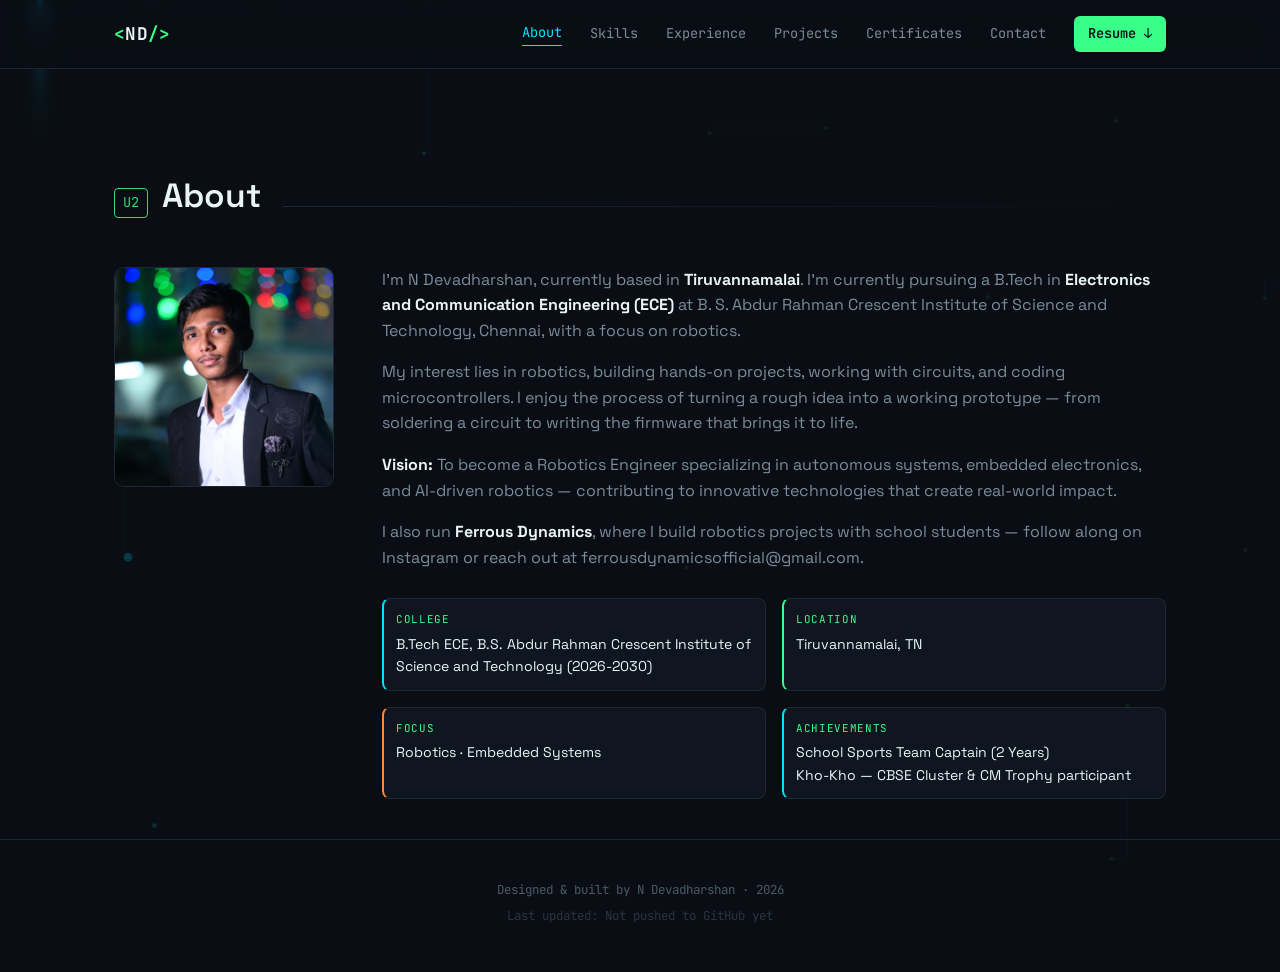
<file: about.html>
<!DOCTYPE html>
<html lang="en">

<head>
  <meta charset="UTF-8">
  <meta name="viewport" content="width=device-width, initial-scale=1.0">
  <title>About — N Devadharshan</title>
  <meta name="description"
    content="Learn about N Devadharshan — ECE aspirant, robotics builder, and founder of Ferrous Dynamics based in Tiruvannamalai.">
  <link rel="icon"
    href="data:image/svg+xml,<svg xmlns=%22http://www.w3.org/2000/svg%22 viewBox=%220 0 100 100%22><rect width=%22100%22 height=%22100%22 rx=%2218%22 fill=%22%230a0e14%22/><path d=%22M20 50h20M60 50h20M50 20v20M50 60v20%22 stroke=%22%2300e5ff%22 stroke-width=%226%22/><circle cx=%2250%22 cy=%2250%22 r=%2210%22 fill=%22none%22 stroke=%22%2339ff88%22 stroke-width=%226%22/></svg>">
  <link rel="preconnect" href="https://fonts.googleapis.com">
  <link rel="preconnect" href="https://fonts.gstatic.com" crossorigin>
  <link
    href="https://fonts.googleapis.com/css2?family=JetBrains+Mono:wght@400;500;600;700&family=Space+Grotesk:wght@400;500;600;700&display=swap"
    rel="stylesheet">
  <link rel="stylesheet" href="style.css">
  <script>
    function smartImage(img) {
      var exts = ['jpg', 'jpeg', 'png', 'webp', 'JPG', 'JPEG', 'PNG', 'WEBP'];
      var tried = (img.getAttribute('data-tried') || '').split(',').filter(Boolean);
      var base = img.getAttribute('data-base');
      for (var i = 0; i < exts.length; i++) {
        if (tried.indexOf(exts[i]) === -1) {
          tried.push(exts[i]);
          img.setAttribute('data-tried', tried.join(','));
          img.src = base + '.' + exts[i];
          return;
        }
      }
      if (img.getAttribute('data-fallback') === 'hide') {
        img.style.display = 'none';
      } else if (img.parentElement) {
        img.parentElement.classList.add('no-photo');
      }
    }
  </script>
</head>

<body>

  <canvas id="circuit-bg"></canvas>

  <svg id="spine" width="40" viewBox="0 0 40 100" preserveAspectRatio="none" aria-hidden="true">
    <line x1="20" y1="0" x2="20" y2="100" stroke="url(#spineGrad)" stroke-width="1.5" />
    <defs>
      <linearGradient id="spineGrad" x1="0" y1="0" x2="0" y2="1">
        <stop offset="0%" stop-color="#00e5ff" stop-opacity="0.05" />
        <stop offset="50%" stop-color="#00e5ff" stop-opacity="0.5" />
        <stop offset="100%" stop-color="#39ff88" stop-opacity="0.4" />
      </linearGradient>
    </defs>
  </svg>

  <header id="navbar">
    <div class="nav-inner">
      <a class="logo" href="index.html">
        <span class="logo-bracket">&lt;</span>ND<span class="logo-bracket">/&gt;</span>
      </a>
      <nav id="nav-links">
        <a href="about.html" class="nav-active">About</a>
        <a href="skills.html">Skills</a>
        <a href="experience.html">Experience</a>
        <a href="projects.html">Projects</a>
        <a href="certificates.html">Certificates</a>
        <a href="contact.html">Contact</a>
        <a href="assets/Devadharshan_Resume.pdf" class="nav-Devadharshan_Resume" download>Resume ↓</a>
      </nav>
      <button id="nav-toggle" aria-label="Toggle menu">
        <span></span><span></span><span></span>
      </button>
    </div>
  </header>

  <main>

    <!-- ============ ABOUT ============ -->
    <section id="about" class="section">
      <div class="section-head">
        <span class="designator">U2</span>
        <h2>About</h2>
      </div>
      <div class="about-grid">
        <div class="about-photo">
          <div class="photo-frame">
            <img src="assets/images/profile.jpg" data-base="assets/images/profile" data-tried="jpg" alt="N Devadharshan"
              onerror="smartImage(this)">
            <div class="photo-fallback">
              <svg viewBox="0 0 120 120" width="72" height="72" aria-hidden="true">
                <circle cx="60" cy="60" r="56" fill="none" stroke="#00e5ff" stroke-width="2" stroke-dasharray="6 6" />
                <circle cx="60" cy="42" r="18" fill="none" stroke="#39ff88" stroke-width="3" />
                <path d="M28 96c6-20 22-30 32-30s26 10 32 30" fill="none" stroke="#39ff88" stroke-width="3" />
              </svg>
              <p>photo.jpg<br><span>add your image →</span></p>
            </div>
          </div>
        </div>
        <div class="about-text">
          <p>
            I'm N Devadharshan, currently based in <strong>Tiruvannamalai</strong>. I'm currently pursuing
            a B.Tech in <strong>Electronics and Communication Engineering (ECE)</strong> at B. S. Abdur Rahman Crescent
            Institute of Science and Technology, Chennai, with a focus on robotics.
          </p>
          <p>
            My interest lies in robotics, building hands-on projects, working with circuits, and coding
            microcontrollers. I enjoy the process of turning a rough idea into a working prototype —
            from soldering a circuit to writing the firmware that brings it to life.
          </p>
          <p>
            <strong>Vision:</strong> To become a Robotics Engineer specializing in autonomous systems, embedded
            electronics, and AI-driven robotics — contributing to innovative technologies that create real-world impact.
          </p>
          <p>
            I also run <strong>Ferrous Dynamics</strong>, where I build robotics projects with school
            students — follow along on
            <a href="https://www.instagram.com/ferrous_dynamics" target="_blank" rel="noopener">Instagram</a>
            or reach out at
            <a href="mailto:ferrousdynamicsofficial@gmail.com">ferrousdynamicsofficial@gmail.com</a>.
          </p>
          <div class="about-facts">
            <div class="fact"><span class="fact-label">College</span><span class="fact-value">B.Tech ECE, B.S. Abdur
                Rahman Crescent Institute of Science and Technology (2026-2030)</span></div>
            <div class="fact"><span class="fact-label">Location</span><span class="fact-value">Tiruvannamalai, TN</span>
            </div>
            <div class="fact"><span class="fact-label">Focus</span><span class="fact-value">Robotics · Embedded
                Systems</span></div>
            <div class="fact"><span class="fact-label">Achievements</span><span class="fact-value">School Sports Team
                Captain (2 Years)<br>Kho-Kho — CBSE Cluster &amp; CM Trophy participant</span></div>
          </div>
        </div>
      </div>
    </section>

  </main>

  <footer>
    <p>Designed &amp; built by N Devadharshan · <span id="year"></span></p>
    <p class="footer-sub">Last updated: <span id="last-updated">checking…</span></p>
  </footer>

  <script src="script.js"></script>
</body>

</html>
</file>
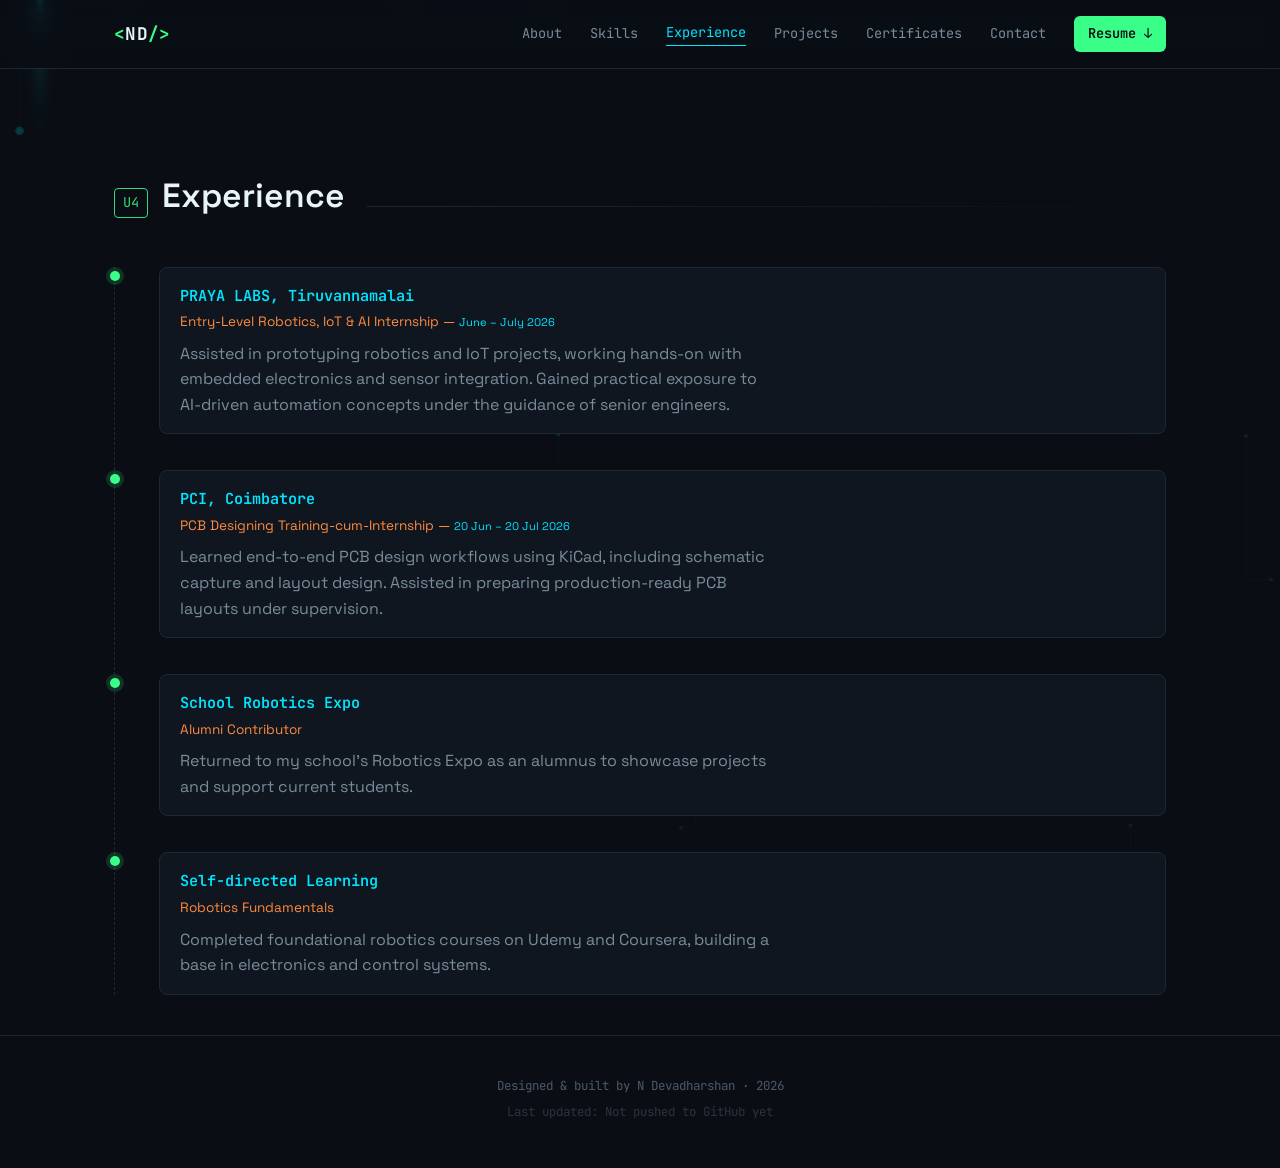
<file: experience.html>
<!DOCTYPE html>
<html lang="en">

<head>
  <meta charset="UTF-8">
  <meta name="viewport" content="width=device-width, initial-scale=1.0">
  <title>Experience — N Devadharshan</title>
  <meta name="description"
    content="Experience of N Devadharshan — internship at PRAYA LABS, School Robotics Expo, and self-directed robotics learning.">
  <link rel="icon"
    href="data:image/svg+xml,<svg xmlns=%22http://www.w3.org/2000/svg%22 viewBox=%220 0 100 100%22><rect width=%22100%22 height=%22100%22 rx=%2218%22 fill=%22%230a0e14%22/><path d=%22M20 50h20M60 50h20M50 20v20M50 60v20%22 stroke=%22%2300e5ff%22 stroke-width=%226%22/><circle cx=%2250%22 cy=%2250%22 r=%2210%22 fill=%22none%22 stroke=%22%2339ff88%22 stroke-width=%226%22/></svg>">
  <link rel="preconnect" href="https://fonts.googleapis.com">
  <link rel="preconnect" href="https://fonts.gstatic.com" crossorigin>
  <link
    href="https://fonts.googleapis.com/css2?family=JetBrains+Mono:wght@400;500;600;700&family=Space+Grotesk:wght@400;500;600;700&display=swap"
    rel="stylesheet">
  <link rel="stylesheet" href="style.css">
</head>

<body>

  <canvas id="circuit-bg"></canvas>

  <svg id="spine" width="40" viewBox="0 0 40 100" preserveAspectRatio="none" aria-hidden="true">
    <line x1="20" y1="0" x2="20" y2="100" stroke="url(#spineGrad)" stroke-width="1.5" />
    <defs>
      <linearGradient id="spineGrad" x1="0" y1="0" x2="0" y2="1">
        <stop offset="0%" stop-color="#00e5ff" stop-opacity="0.05" />
        <stop offset="50%" stop-color="#00e5ff" stop-opacity="0.5" />
        <stop offset="100%" stop-color="#39ff88" stop-opacity="0.4" />
      </linearGradient>
    </defs>
  </svg>

  <header id="navbar">
    <div class="nav-inner">
      <a class="logo" href="index.html">
        <span class="logo-bracket">&lt;</span>ND<span class="logo-bracket">/&gt;</span>
      </a>
      <nav id="nav-links">
        <a href="about.html">About</a>
        <a href="skills.html">Skills</a>
        <a href="experience.html" class="nav-active">Experience</a>
        <a href="projects.html">Projects</a>
        <a href="certificates.html">Certificates</a>
        <a href="contact.html">Contact</a>
        <a href="assets/Devadharshan_Resume.pdf" class="nav-Devadharshan_Resume" download>Resume ↓</a>
      </nav>
      <button id="nav-toggle" aria-label="Toggle menu">
        <span></span><span></span><span></span>
      </button>
    </div>
  </header>

  <main>

    <!-- ============ EXPERIENCE ============ -->
    <section id="experience" class="section">
      <div class="section-head">
        <span class="designator">U4</span>
        <h2>Experience</h2>
      </div>
      <div class="timeline">
        <div class="timeline-item">
          <div class="timeline-node"></div>
          <div class="timeline-content">
            <p class="timeline-org">PRAYA LABS, Tiruvannamalai</p>
            <p class="timeline-role">Entry-Level Robotics, IoT &amp; AI Internship &mdash; <span
                style="color:var(--trace-cyan);font-size:0.82em;">June – July 2026</span></p>
            <p class="timeline-desc">Assisted in prototyping robotics and IoT projects, working hands-on with embedded
              electronics and sensor integration. Gained practical exposure to AI-driven automation concepts under the
              guidance of senior engineers.</p>
          </div>
        </div>
        <div class="timeline-item">
          <div class="timeline-node"></div>
          <div class="timeline-content">
            <p class="timeline-org">PCI, Coimbatore</p>
            <p class="timeline-role">PCB Designing Training-cum-Internship &mdash; <span
                style="color:var(--trace-cyan);font-size:0.82em;">20 Jun – 20 Jul 2026</span></p>
            <p class="timeline-desc">Learned end-to-end PCB design workflows using KiCad, including schematic capture
              and layout design. Assisted in preparing production-ready PCB layouts under supervision.</p>
          </div>
        </div>
        <div class="timeline-item">
          <div class="timeline-node"></div>
          <div class="timeline-content">
            <p class="timeline-org">School Robotics Expo</p>
            <p class="timeline-role">Alumni Contributor</p>
            <p class="timeline-desc">Returned to my school's Robotics Expo as an alumnus to showcase projects and
              support current students.</p>
          </div>
        </div>
        <div class="timeline-item">
          <div class="timeline-node"></div>
          <div class="timeline-content">
            <p class="timeline-org">Self-directed Learning</p>
            <p class="timeline-role">Robotics Fundamentals</p>
            <p class="timeline-desc">Completed foundational robotics courses on Udemy and Coursera, building a base in
              electronics and control systems.</p>
          </div>
        </div>
      </div>
    </section>

  </main>

  <footer>
    <p>Designed &amp; built by N Devadharshan · <span id="year"></span></p>
    <p class="footer-sub">Last updated: <span id="last-updated">checking…</span></p>
  </footer>

  <script src="script.js"></script>
</body>

</html>
</file>
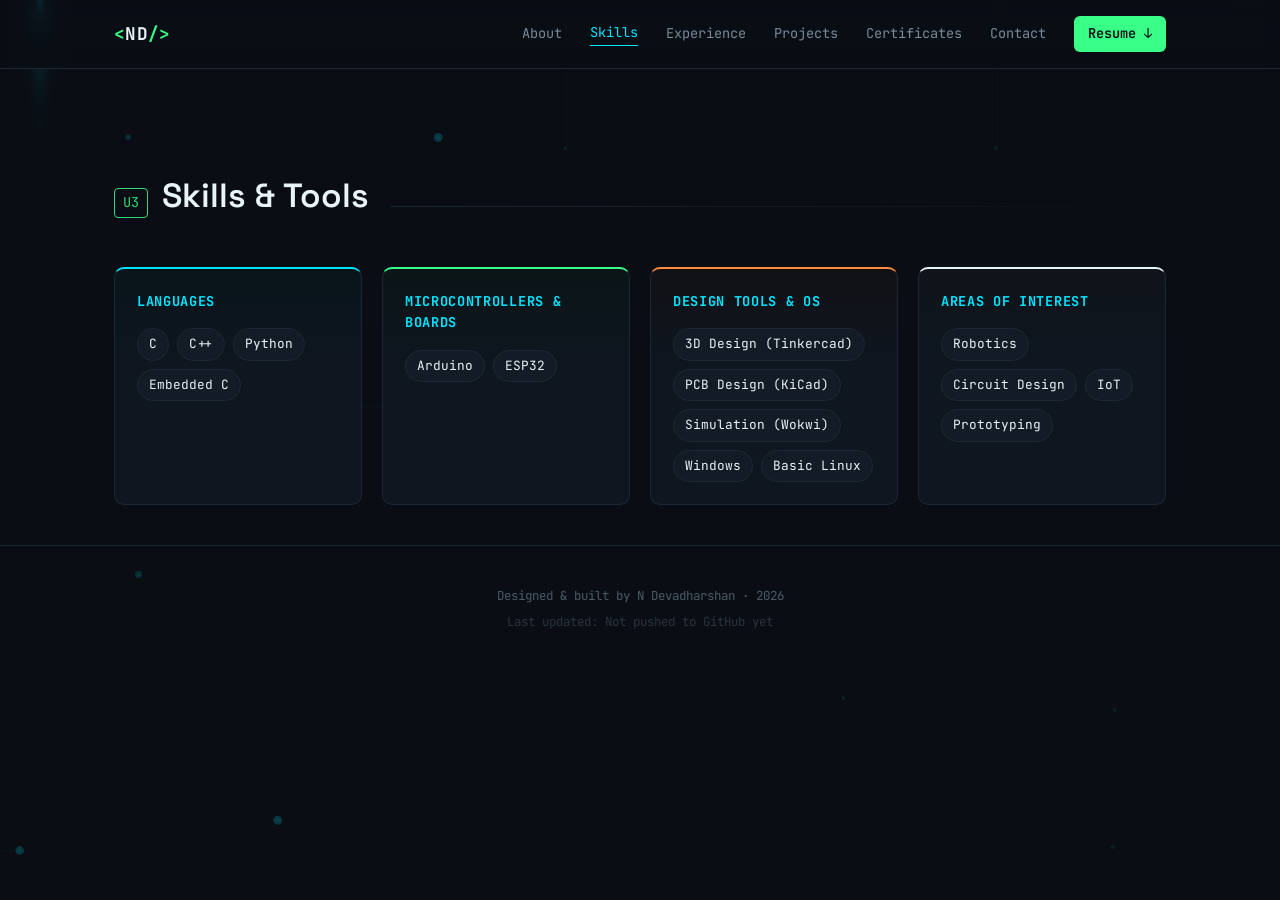
<file: skills.html>
<!DOCTYPE html>
<html lang="en">

<head>
  <meta charset="UTF-8">
  <meta name="viewport" content="width=device-width, initial-scale=1.0">
  <title>Skills &amp; Tools — N Devadharshan</title>
  <meta name="description"
    content="Skills and tools of N Devadharshan — C, C++, Python, Arduino, ESP32, KiCad, Tinkercad and more.">
  <link rel="icon"
    href="data:image/svg+xml,<svg xmlns=%22http://www.w3.org/2000/svg%22 viewBox=%220 0 100 100%22><rect width=%22100%22 height=%22100%22 rx=%2218%22 fill=%22%230a0e14%22/><path d=%22M20 50h20M60 50h20M50 20v20M50 60v20%22 stroke=%22%2300e5ff%22 stroke-width=%226%22/><circle cx=%2250%22 cy=%2250%22 r=%2210%22 fill=%22none%22 stroke=%22%2339ff88%22 stroke-width=%226%22/></svg>">
  <link rel="preconnect" href="https://fonts.googleapis.com">
  <link rel="preconnect" href="https://fonts.gstatic.com" crossorigin>
  <link
    href="https://fonts.googleapis.com/css2?family=JetBrains+Mono:wght@400;500;600;700&family=Space+Grotesk:wght@400;500;600;700&display=swap"
    rel="stylesheet">
  <link rel="stylesheet" href="style.css">
</head>

<body>

  <canvas id="circuit-bg"></canvas>

  <svg id="spine" width="40" viewBox="0 0 40 100" preserveAspectRatio="none" aria-hidden="true">
    <line x1="20" y1="0" x2="20" y2="100" stroke="url(#spineGrad)" stroke-width="1.5" />
    <defs>
      <linearGradient id="spineGrad" x1="0" y1="0" x2="0" y2="1">
        <stop offset="0%" stop-color="#00e5ff" stop-opacity="0.05" />
        <stop offset="50%" stop-color="#00e5ff" stop-opacity="0.5" />
        <stop offset="100%" stop-color="#39ff88" stop-opacity="0.4" />
      </linearGradient>
    </defs>
  </svg>

  <header id="navbar">
    <div class="nav-inner">
      <a class="logo" href="index.html">
        <span class="logo-bracket">&lt;</span>ND<span class="logo-bracket">/&gt;</span>
      </a>
      <nav id="nav-links">
        <a href="about.html">About</a>
        <a href="skills.html" class="nav-active">Skills</a>
        <a href="experience.html">Experience</a>
        <a href="projects.html">Projects</a>
        <a href="certificates.html">Certificates</a>
        <a href="contact.html">Contact</a>
        <a href="assets/Devadharshan_Resume.pdf" class="nav-Devadharshan_Resume" download>Resume ↓</a>
      </nav>
      <button id="nav-toggle" aria-label="Toggle menu">
        <span></span><span></span><span></span>
      </button>
    </div>
  </header>

  <main>

    <!-- ============ SKILLS ============ -->
    <section id="skills" class="section">
      <div class="section-head">
        <span class="designator">U3</span>
        <h2>Skills &amp; Tools</h2>
      </div>
      <div class="skills-grid">
        <div class="skill-card">
          <h3>Languages</h3>
          <ul class="tag-list">
            <li>C</li>
            <li>C++</li>
            <li>Python</li>
            <li>Embedded C</li>
          </ul>
        </div>
        <div class="skill-card">
          <h3>Microcontrollers &amp; Boards</h3>
          <ul class="tag-list">
            <li>Arduino</li>
            <li>ESP32</li>
          </ul>
        </div>
        <div class="skill-card">
          <h3>Design Tools &amp; OS</h3>
          <ul class="tag-list">
            <li>3D Design (Tinkercad)</li>
            <li>PCB Design (KiCad)</li>
            <li>Simulation (Wokwi)</li>
            <li>Windows</li>
            <li>Basic Linux</li>
          </ul>
        </div>
        <div class="skill-card">
          <h3>Areas of Interest</h3>
          <ul class="tag-list">
            <li>Robotics</li>
            <li>Circuit Design</li>
            <li>IoT</li>
            <li>Prototyping</li>
          </ul>
        </div>
      </div>
    </section>

  </main>

  <footer>
    <p>Designed &amp; built by N Devadharshan · <span id="year"></span></p>
    <p class="footer-sub">Last updated: <span id="last-updated">checking…</span></p>
  </footer>

  <script src="script.js"></script>
</body>

</html>
</file>
<file: style.css>
/* ==========================================================================
   TOKENS
   ========================================================================== */
:root {
  --bg-deep: #0a0e14;
  --bg-panel: #0f1620;
  --bg-panel-2: #121b26;
  --line: #1c2833;
  --trace-cyan: #00e5ff;
  --trace-green: #39ff88;
  --copper: #ff8a3d;
  --text-primary: #e8f4f8;
  --text-dim: #7a8b99;
  --text-faint: #4a5a68;

  --font-display: 'Space Grotesk', sans-serif;
  --font-mono: 'JetBrains Mono', monospace;

  --radius: 10px;
  --max-width: 1100px;
}

* {
  box-sizing: border-box;
}

html {
  scroll-behavior: smooth;
}

@media (prefers-reduced-motion: reduce) {
  html {
    scroll-behavior: auto;
  }

  * {
    animation-duration: 0.01ms !important;
    animation-iteration-count: 1 !important;
    transition-duration: 0.01ms !important;
  }
}

body {
  margin: 0;
  background: var(--bg-deep);
  color: var(--text-primary);
  font-family: var(--font-display);
  line-height: 1.6;
  -webkit-font-smoothing: antialiased;
  position: relative;
  overflow-x: hidden;
}

h1,
h2,
h3 {
  font-family: var(--font-display);
  margin: 0;
}

p {
  margin: 0;
}

a {
  color: inherit;
  text-decoration: none;
}

ul {
  margin: 0;
  padding: 0;
  list-style: none;
}

code {
  font-family: var(--font-mono);
  background: var(--bg-panel-2);
  border: 1px solid var(--line);
  padding: 1px 6px;
  border-radius: 4px;
  color: var(--trace-cyan);
  font-size: 0.85em;
}

:focus-visible {
  outline: 2px solid var(--trace-cyan);
  outline-offset: 3px;
}

/* ==========================================================================
   BACKGROUND CANVAS + SPINE
   ========================================================================== */
#circuit-bg {
  position: fixed;
  inset: 0;
  z-index: 0;
  width: 100%;
  height: 100%;
  opacity: 0.5;
}

#spine {
  position: fixed;
  left: 20px;
  top: 0;
  height: 100%;
  z-index: 1;
  pointer-events: none;
  display: none;
}

@media (min-width: 900px) {
  #spine {
    display: block;
  }
}

main,
header,
footer {
  position: relative;
  z-index: 2;
}

/* ==========================================================================
   NAV
   ========================================================================== */
#navbar {
  position: sticky;
  top: 0;
  z-index: 50;
  background: rgba(10, 14, 20, 0.85);
  backdrop-filter: blur(10px);
  border-bottom: 1px solid var(--line);
}

.nav-inner {
  max-width: var(--max-width);
  margin: 0 auto;
  padding: 16px 24px;
  display: flex;
  align-items: center;
  justify-content: space-between;
}

.logo {
  font-family: var(--font-mono);
  font-weight: 700;
  font-size: 1.1rem;
  letter-spacing: 0.02em;
}

.logo-bracket {
  color: var(--trace-green);
}

#nav-links {
  display: flex;
  align-items: center;
  gap: 28px;
}

#nav-links a {
  font-family: var(--font-mono);
  font-size: 0.85rem;
  color: var(--text-dim);
  transition: color 0.2s ease;
  position: relative;
}

#nav-links a:hover {
  color: var(--trace-cyan);
}

#nav-links a.nav-active {
  color: var(--trace-cyan);
  border-bottom: 1px solid var(--trace-cyan);
  padding-bottom: 2px;
}

.nav-Devadharshan_Resume {
  color: var(--bg-deep) !important;
  background: var(--trace-green);
  padding: 7px 14px;
  border-radius: 6px;
  font-weight: 600;
}

.nav-Devadharshan_Resume:hover {
  color: var(--bg-deep) !important;
  background: var(--trace-cyan);
}

#nav-toggle {
  display: none;
  flex-direction: column;
  gap: 5px;
  background: none;
  border: none;
  cursor: pointer;
  padding: 6px;
}

#nav-toggle span {
  width: 22px;
  height: 2px;
  background: var(--trace-cyan);
  display: block;
}

@media (max-width: 800px) {
  #nav-links {
    position: fixed;
    top: 61px;
    left: 0;
    right: 0;
    background: var(--bg-panel);
    border-bottom: 1px solid var(--line);
    flex-direction: column;
    align-items: flex-start;
    padding: 20px 24px;
    gap: 18px;
    transform: translateY(-120%);
    transition: transform 0.25s ease;
  }

  #nav-links.open {
    transform: translateY(0);
  }

  #nav-toggle {
    display: flex;
  }
}

/* ==========================================================================
   SHARED
   ========================================================================== */
.section {
  max-width: var(--max-width);
  margin: 0 auto;
  padding: 100px 24px 40px;
  scroll-margin-top: 70px;
}

.section-head {
  display: flex;
  align-items: baseline;
  gap: 14px;
  margin-bottom: 44px;
}

.designator {
  font-family: var(--font-mono);
  font-size: 0.85rem;
  color: var(--trace-green);
  border: 1px solid var(--trace-green);
  padding: 3px 8px;
  border-radius: 4px;
  opacity: 0.85;
}

.section-head h2 {
  font-size: clamp(1.6rem, 3vw, 2.1rem);
  font-weight: 600;
}

.section-head::after {
  content: '';
  flex: 1;
  height: 1px;
  background: linear-gradient(90deg, var(--line), transparent);
  margin-left: 8px;
}

.section-count {
  font-family: var(--font-mono);
  font-size: 0.5em;
  color: var(--text-dim);
  vertical-align: middle;
  margin-left: 0.5rem;
  font-weight: normal;
  background: var(--bg-panel-2);
  padding: 0.2rem 0.6rem;
  border-radius: 12px;
  border: 1px solid var(--line);
}

.chip-label {
  font-family: var(--font-mono);
  font-size: 0.8rem;
  color: var(--trace-green);
  letter-spacing: 0.05em;
  margin-bottom: 14px;
}

.btn {
  display: inline-block;
  font-family: var(--font-mono);
  font-size: 0.9rem;
  font-weight: 600;
  padding: 12px 22px;
  border-radius: 6px;
  border: 1px solid transparent;
  cursor: pointer;
  transition: all 0.2s ease;
}

.btn-primary {
  background: var(--trace-cyan);
  color: var(--bg-deep);
}

.btn-primary:hover {
  background: var(--trace-green);
  box-shadow: 0 0 24px rgba(57, 255, 136, 0.4);
}

.btn-ghost {
  border-color: var(--line);
  color: var(--text-primary);
}

.btn-ghost:hover {
  border-color: var(--trace-cyan);
  color: var(--trace-cyan);
}

/* ==========================================================================
   HERO
   ========================================================================== */
#hero {
  max-width: var(--max-width);
  margin: 0 auto;
  padding: 90px 24px 60px;
  min-height: 88vh;
  display: flex;
  flex-direction: column;
  justify-content: center;
}

.hero-grid {
  display: grid;
  grid-template-columns: 1.2fr 0.8fr;
  gap: 40px;
  align-items: center;
}

@media (max-width: 800px) {
  .hero-grid {
    grid-template-columns: 1fr;
  }

  .hero-visual {
    order: -1;
  }
}

.hero-text h1 {
  font-size: clamp(2.2rem, 6vw, 3.6rem);
  font-weight: 700;
  letter-spacing: -0.01em;
  line-height: 1.05;
  background: linear-gradient(90deg, var(--text-primary) 60%, var(--trace-cyan));
  -webkit-background-clip: text;
  background-clip: text;
  color: transparent;
}

.hero-role {
  font-family: var(--font-mono);
  font-size: 0.95rem;
  color: var(--text-dim);
  margin-top: 18px;
  display: flex;
  flex-wrap: wrap;
  gap: 8px;
  align-items: center;
}

.pin {
  color: var(--trace-green);
  font-size: 0.7rem;
}

.dot-sep {
  color: var(--text-faint);
}

.hero-bio {
  margin-top: 24px;
  max-width: 52ch;
  color: var(--text-dim);
  font-size: 1.02rem;
}

.hero-cta {
  margin-top: 34px;
  display: flex;
  gap: 14px;
  flex-wrap: wrap;
}

.hero-socials {
  margin-top: 30px;
  display: flex;
  gap: 20px;
  flex-wrap: wrap;
}

.hero-socials a {
  font-family: var(--font-mono);
  font-size: 0.82rem;
  color: var(--text-faint);
  border-bottom: 1px solid transparent;
  transition: all 0.2s ease;
}

.hero-socials a:hover {
  color: var(--trace-cyan);
  border-color: var(--trace-cyan);
}

/* chip visual */
.hero-visual {
  display: flex;
  justify-content: center;
}

.chip {
  position: relative;
  width: 220px;
  height: 220px;
  background: linear-gradient(160deg, var(--bg-panel-2), var(--bg-panel));
  border: 1px solid var(--line);
  border-radius: 14px;
  display: flex;
  align-items: center;
  justify-content: center;
  box-shadow: 0 0 60px rgba(0, 229, 255, 0.08);
  animation: chip-float 6s ease-in-out infinite;
}

@keyframes chip-float {

  0%,
  100% {
    transform: translateY(0);
  }

  50% {
    transform: translateY(-10px);
  }
}

.chip-face {
  text-align: center;
  display: flex;
  flex-direction: column;
  gap: 6px;
}

.chip-id {
  font-family: var(--font-mono);
  font-size: 0.75rem;
  color: var(--copper);
}

.chip-name {
  font-family: var(--font-mono);
  font-size: 1.1rem;
  color: var(--trace-cyan);
  font-weight: 700;
  letter-spacing: 0.03em;
}

.chip-sub {
  font-family: var(--font-mono);
  font-size: 0.65rem;
  color: var(--text-faint);
  letter-spacing: 0.08em;
}

.chip-pins {
  position: absolute;
  display: flex;
  gap: 14px;
}

.chip-pins span {
  display: block;
}

.chip-pins-top,
.chip-pins-bottom {
  flex-direction: row;
  left: 26px;
  right: 26px;
  justify-content: space-between;
}

.chip-pins-top {
  top: -12px;
}

.chip-pins-bottom {
  bottom: -12px;
}

.chip-pins-left,
.chip-pins-right {
  flex-direction: column;
  top: 26px;
  bottom: 26px;
  justify-content: space-between;
}

.chip-pins-left {
  left: -12px;
}

.chip-pins-right {
  right: -12px;
}

.chip-pins::before,
.chip-pins::after {
  content: '';
}

.chip-pins-top,
.chip-pins-bottom,
.chip-pins-left,
.chip-pins-right {
  background-image: repeating-linear-gradient(var(--trace-green), var(--trace-green));
}

/* generate pin ticks via pseudo elements grid */
.chip-pins-top,
.chip-pins-bottom {
  height: 12px;
}

.chip-pins-left,
.chip-pins-right {
  width: 12px;
}

.chip-pins-top {
  background: repeating-linear-gradient(90deg, var(--trace-green) 0 3px, transparent 3px 22px);
}

.chip-pins-bottom {
  background: repeating-linear-gradient(90deg, var(--trace-green) 0 3px, transparent 3px 22px);
}

.chip-pins-left {
  background: repeating-linear-gradient(180deg, var(--trace-green) 0 3px, transparent 3px 22px);
}

.chip-pins-right {
  background: repeating-linear-gradient(180deg, var(--trace-green) 0 3px, transparent 3px 22px);
}

.scroll-cue {
  margin: 50px auto 0;
  display: flex;
  align-items: center;
  gap: 8px;
  font-family: var(--font-mono);
  font-size: 0.75rem;
  color: var(--text-faint);
  justify-content: center;
}

.scroll-cue span {
  width: 1px;
  height: 24px;
  background: linear-gradient(var(--trace-cyan), transparent);
  animation: scroll-pulse 1.8s ease-in-out infinite;
}

@keyframes scroll-pulse {

  0%,
  100% {
    opacity: 0.2;
  }

  50% {
    opacity: 1;
  }
}

/* ==========================================================================
   ABOUT
   ========================================================================== */
.about-grid {
  display: grid;
  grid-template-columns: 220px 1fr;
  gap: 48px;
  align-items: start;
}

@media (max-width: 700px) {
  .about-grid {
    grid-template-columns: 1fr;
  }
}

.photo-frame {
  position: relative;
  width: 100%;
  aspect-ratio: 1;
  border-radius: var(--radius);
  border: 1px solid var(--line);
  background: var(--bg-panel);
  overflow: hidden;
}

.photo-frame img {
  width: 100%;
  height: 100%;
  object-fit: cover;
  display: block;
}

.photo-fallback {
  display: none;
  height: 100%;
  flex-direction: column;
  align-items: center;
  justify-content: center;
  gap: 14px;
  text-align: center;
  color: var(--text-faint);
  font-family: var(--font-mono);
  font-size: 0.78rem;
}

.photo-fallback p span {
  color: var(--trace-cyan);
}

.photo-frame.no-photo img {
  display: none;
}

.photo-frame.no-photo .photo-fallback {
  display: flex;
}

.about-text p {
  color: var(--text-dim);
  margin-bottom: 16px;
}

.about-text strong {
  color: var(--text-primary);
}

.about-facts {
  margin-top: 28px;
  display: grid;
  grid-template-columns: repeat(2, 1fr);
  gap: 16px;
}

.fact {
  border: 1px solid var(--line);
  background: var(--bg-panel);
  border-radius: 8px;
  padding: 12px 14px;
  display: flex;
  flex-direction: column;
  gap: 4px;
}

.fact-label {
  font-family: var(--font-mono);
  font-size: 0.68rem;
  color: var(--trace-green);
  text-transform: uppercase;
  letter-spacing: 0.06em;
}

.fact-value {
  font-size: 0.88rem;
  color: var(--text-primary);
}

/* ==========================================================================
   SKILLS
   ========================================================================== */
.skills-grid {
  display: grid;
  grid-template-columns: repeat(auto-fit, minmax(220px, 1fr));
  gap: 20px;
}

.skill-card {
  border: 1px solid var(--line);
  background: var(--bg-panel);
  border-radius: var(--radius);
  padding: 22px;
  transition: border-color 0.2s ease;
}

.skill-card:hover {
  border-color: var(--trace-cyan);
}

.skill-card h3 {
  font-family: var(--font-mono);
  font-size: 0.85rem;
  color: var(--trace-cyan);
  text-transform: uppercase;
  letter-spacing: 0.05em;
  margin-bottom: 16px;
}

.tag-list {
  display: flex;
  flex-wrap: wrap;
  gap: 8px;
}

.tag-list li {
  font-family: var(--font-mono);
  font-size: 0.8rem;
  background: var(--bg-panel-2);
  border: 1px solid var(--line);
  padding: 5px 11px;
  border-radius: 20px;
  color: var(--text-primary);
}

/* ==========================================================================
   EXPERIENCE / TIMELINE
   ========================================================================== */
.timeline {
  position: relative;
  padding-left: 28px;
  border-left: 1px dashed var(--line);
}

.timeline-item {
  position: relative;
  padding-bottom: 36px;
}

.timeline-item:last-child {
  padding-bottom: 0;
}

.timeline-node {
  position: absolute;
  left: -33px;
  top: 4px;
  width: 10px;
  height: 10px;
  border-radius: 50%;
  background: var(--trace-green);
  box-shadow: 0 0 0 4px rgba(57, 255, 136, 0.15);
}

.timeline-org {
  font-family: var(--font-mono);
  color: var(--trace-cyan);
  font-size: 0.95rem;
  font-weight: 600;
}

.timeline-role {
  font-size: 0.85rem;
  color: var(--copper);
  margin-top: 3px;
}

.timeline-desc {
  color: var(--text-dim);
  margin-top: 8px;
  max-width: 60ch;
}

/* ==========================================================================
   PROJECTS
   ========================================================================== */
.projects-grid {
  display: grid;
  grid-template-columns: repeat(2, 1fr);
  gap: 24px;
  max-width: 760px;
  margin-left: auto;
  margin-right: auto;
}

@media (max-width: 640px) {
  .projects-grid {
    grid-template-columns: 1fr;
  }
}

.project-card {
  display: block;
  border: 1px solid var(--line);
  background: var(--bg-panel);
  border-radius: var(--radius);
  overflow: hidden;
  transition: transform 0.25s ease, border-color 0.25s ease;
  color: inherit;
  text-decoration: none;
  cursor: pointer;
}

.project-card:hover {
  transform: translateY(-4px);
  border-color: var(--trace-cyan);
}

.project-card-more {
  cursor: default;
}

.project-card-more:hover {
  transform: none;
  border-color: var(--line);
}

.project-link-hint {
  margin-top: 14px;
  font-family: var(--font-mono);
  font-size: 0.72rem;
  color: var(--trace-cyan);
  letter-spacing: 0.05em;
}

.project-card:hover .project-link-hint {
  color: var(--trace-green);
}

.project-thumb {
  aspect-ratio: 16 / 9;
  background: radial-gradient(circle at 30% 20%, rgba(0, 229, 255, 0.08), transparent 60%), var(--bg-panel-2);
  display: flex;
  align-items: center;
  justify-content: center;
  position: relative;
  border-bottom: 1px solid var(--line);
}

.thumb-placeholder {
  width: 60%;
}

.thumb-more {
  opacity: 0.5;
}

.gallery-strip {
  position: absolute;
  inset: 0;
  display: flex;
}

.gallery-strip img {
  width: 100%;
  height: 100%;
  object-fit: cover;
  display: none;
}

.gallery-strip img:first-child {
  display: block;
}

.gallery-strip:has(img[style*="display: block"])~.thumb-placeholder {
  display: none;
}

.project-body {
  padding: 20px 22px 24px;
}

.project-tag {
  font-family: var(--font-mono);
  font-size: 0.68rem;
  color: var(--trace-green);
  letter-spacing: 0.06em;
  margin-bottom: 8px;
}

.project-body h3 {
  font-size: 1.1rem;
  margin-bottom: 10px;
}

.project-body p:not(.project-tag):not(.project-note):not(.project-link-hint) {
  color: var(--text-dim);
  font-size: 0.92rem;
}

.project-note {
  margin-top: 12px;
  font-size: 0.78rem;
  color: var(--text-faint);
  font-style: italic;
}

/* ==========================================================================
   CERTIFICATES
   ========================================================================== */
.cert-grid {
  display: grid;
  grid-template-columns: repeat(2, 1fr);
  gap: 20px;
  justify-items: stretch;
  max-width: 760px;
  margin-left: auto;
  margin-right: auto;
}

@media (max-width: 640px) {
  .cert-grid {
    grid-template-columns: 1fr;
  }
}

.cert-card {
  border: 1px solid var(--line);
  background: var(--bg-panel);
  border-radius: var(--radius);
  padding: 0;
  text-align: left;
  cursor: pointer;
  color: inherit;
  font-family: inherit;
  display: flex;
  flex-direction: column;
  overflow: hidden;
  transition: border-color 0.2s ease, transform 0.2s ease;
}

.cert-card:hover {
  border-color: var(--copper);
  transform: translateY(-4px);
}

.cert-thumb {
  position: relative;
  width: 100%;
  background: var(--bg-panel-2);
  border-bottom: 1px solid var(--line);
  overflow: hidden;
}

.cert-thumb--portrait {
  aspect-ratio: 3 / 4;
}

/* Matches A4 or portrait certs better */
.cert-thumb--landscape {
  aspect-ratio: 4 / 3;
}

.cert-thumb--16-9 {
  aspect-ratio: 16 / 9;
}

.cert-thumb--4-3 {
  aspect-ratio: 4 / 3;
}

.cert-thumb img {
  position: absolute;
  inset: 0;
  width: 100%;
  height: 100%;
  object-fit: contain;
  object-position: center;
  display: block;
  background: var(--bg-panel-2);
}

.cert-thumb-fallback {
  display: none;
  align-items: center;
  justify-content: center;
  width: 100%;
  height: 100%;
}

.cert-thumb img[style*="display: none"]~.cert-thumb-fallback {
  display: flex;
}

.cert-card-body {
  padding: 18px 20px 22px;
}

.cert-tag {
  font-family: var(--font-mono);
  font-size: 0.66rem;
  color: var(--trace-green);
  letter-spacing: 0.05em;
  margin-bottom: 8px;
}

.cert-card h3 {
  font-size: 0.98rem;
  margin-bottom: 4px;
}

.cert-org {
  font-family: var(--font-mono);
  font-size: 0.8rem;
  color: var(--trace-cyan);
}

.cert-hint {
  margin-top: 20px;
  font-size: 0.78rem;
  color: var(--text-faint);
  font-style: italic;
}

/* ---- Lightbox ---- */
.lightbox {
  position: fixed;
  inset: 0;
  z-index: 9999;
  background: rgba(6, 9, 13, 0.92);
  backdrop-filter: blur(6px);
  display: flex;
  align-items: center;
  justify-content: center;
  padding: 40px 20px;
  animation: lightbox-in 0.2s ease;
}

@keyframes lightbox-in {
  from {
    opacity: 0;
  }

  to {
    opacity: 1;
  }
}

.lightbox[hidden] {
  display: none;
}

.lightbox-inner {
  max-width: min(720px, 92vw);
  max-height: 86vh;
  display: flex;
  flex-direction: column;
  align-items: center;
  gap: 14px;
}

.lightbox-inner img {
  max-width: 100%;
  max-height: 76vh;
  object-fit: contain;
  border: 1px solid var(--line);
  border-radius: 8px;
  background: var(--bg-panel);
  box-shadow: 0 0 60px rgba(0, 229, 255, 0.12);
}

.lightbox-title {
  font-family: var(--font-mono);
  font-size: 0.85rem;
  color: var(--text-dim);
  text-align: center;
}

.lightbox-close {
  position: absolute;
  top: 24px;
  right: 28px;
  width: 40px;
  height: 40px;
  border-radius: 50%;
  border: 1px solid var(--line);
  background: var(--bg-panel);
  color: var(--text-primary);
  font-size: 1.1rem;
  cursor: pointer;
  transition: border-color 0.2s ease, color 0.2s ease;
}

.lightbox-close:hover {
  border-color: var(--trace-cyan);
  color: var(--trace-cyan);
}

/* ==========================================================================
   CONTACT
   ========================================================================== */
.contact-grid {
  display: grid;
  grid-template-columns: 1fr 1fr;
  gap: 48px;
}

@media (max-width: 800px) {
  .contact-grid {
    grid-template-columns: 1fr;
  }
}

.contact-info p {
  color: var(--text-dim);
  margin-bottom: 26px;
  max-width: 46ch;
}

.contact-list {
  display: flex;
  flex-direction: column;
  gap: 14px;
  margin-bottom: 30px;
}

.contact-list li {
  display: flex;
  flex-direction: column;
  gap: 2px;
}

.contact-label {
  font-family: var(--font-mono);
  font-size: 0.68rem;
  color: var(--trace-green);
  text-transform: uppercase;
  letter-spacing: 0.06em;
}

.contact-list a {
  color: var(--text-primary);
}

.contact-list a:hover {
  color: var(--trace-cyan);
}

.contact-socials {
  display: flex;
  gap: 18px;
  flex-wrap: wrap;
}

.contact-socials a {
  font-family: var(--font-mono);
  font-size: 0.85rem;
  color: var(--text-dim);
}

.contact-socials a:hover {
  color: var(--trace-cyan);
}

.contact-form {
  display: flex;
  flex-direction: column;
  gap: 16px;
  border: 1px solid var(--line);
  background: var(--bg-panel);
  border-radius: var(--radius);
  padding: 26px;
}

.contact-form label {
  display: flex;
  flex-direction: column;
  gap: 6px;
  font-family: var(--font-mono);
  font-size: 0.75rem;
  color: var(--text-dim);
}

.contact-form input,
.contact-form textarea {
  font-family: var(--font-display);
  background: var(--bg-panel-2);
  border: 1px solid var(--line);
  border-radius: 6px;
  padding: 10px 12px;
  color: var(--text-primary);
  font-size: 0.92rem;
  resize: vertical;
}

.contact-form input:focus,
.contact-form textarea:focus {
  outline: none;
  border-color: var(--trace-cyan);
}

.form-note {
  font-size: 0.72rem;
  color: var(--text-faint);
  margin-top: -4px;
}

/* ==========================================================================
   FOOTER
   ========================================================================== */
footer {
  text-align: center;
  padding: 40px 24px;
  border-top: 1px solid var(--line);
  color: var(--text-faint);
  font-family: var(--font-mono);
  font-size: 0.78rem;
  position: relative;
  z-index: 1;
}

footer p {
  margin-bottom: 6px;
}

.footer-sub {
  color: var(--text-faint);
  opacity: 0.5;
}

/* ==========================================================================
   PROJECT DETAIL PAGES
   ========================================================================== */
.project-page-main {
  padding-top: 8px;
}

.back-link {
  display: inline-flex;
  align-items: center;
  gap: 8px;
  font-family: var(--font-mono);
  font-size: 0.82rem;
  color: var(--text-dim);
  margin: 28px auto 0;
  max-width: var(--max-width);
  padding: 0 24px;
}

.back-link-inner {
  display: flex;
  align-items: center;
  gap: 8px;
}

.back-link a {
  color: var(--trace-cyan);
}

.back-link a:hover {
  color: var(--trace-green);
}

.project-hero {
  max-width: var(--max-width);
  margin: 0 auto;
  padding: 28px 24px 10px;
}

.project-hero .designator {
  margin-bottom: 14px;
  display: inline-block;
}

.project-hero h1 {
  font-size: clamp(1.7rem, 4vw, 2.4rem);
  font-weight: 600;
  margin-bottom: 14px;
}

.project-badges {
  display: flex;
  flex-wrap: wrap;
  gap: 8px;
  margin-bottom: 18px;
}

.project-badge {
  font-family: var(--font-mono);
  font-size: 0.7rem;
  letter-spacing: 0.05em;
  color: var(--trace-green);
  border: 1px solid var(--line);
  background: var(--bg-panel);
  padding: 5px 10px;
  border-radius: 5px;
}

.project-badge--status {
  color: var(--copper);
}

.project-hero-desc {
  color: var(--text-dim);
  max-width: 68ch;
  font-size: 1rem;
}

.detail-section {
  max-width: var(--max-width);
  margin: 0 auto;
  padding: 44px 24px;
  border-top: 1px solid var(--line);
}

.detail-section:first-of-type {
  border-top: none;
}

.detail-section-head {
  display: flex;
  align-items: baseline;
  gap: 14px;
  margin-bottom: 26px;
}

.detail-section-head h2 {
  font-size: clamp(1.25rem, 2.4vw, 1.55rem);
  font-weight: 600;
}

.detail-section-head::after {
  content: '';
  flex: 1;
  height: 1px;
  background: linear-gradient(90deg, var(--line), transparent);
  margin-left: 8px;
}

.detail-body-text {
  color: var(--text-dim);
  max-width: 70ch;
  margin-bottom: 18px;
}

.detail-body-text:last-child {
  margin-bottom: 0;
}

.detail-body-text strong {
  color: var(--text-primary);
}

/* Editor note — visible reminder to swap placeholder content, safe to delete */
.editor-note {
  margin-top: 18px;
  padding: 12px 14px;
  border: 1px dashed var(--copper);
  border-radius: 8px;
  background: rgba(255, 138, 61, 0.06);
  color: var(--copper);
  font-family: var(--font-mono);
  font-size: 0.76rem;
  max-width: 70ch;
}

/* ---- Circuit diagram ---- */
.circuit-frame {
  position: relative;
  width: 100%;
  max-width: 640px;
  aspect-ratio: 4 / 3;
  border-radius: var(--radius);
  border: 1px solid var(--line);
  background: var(--bg-panel);
  overflow: hidden;
}

.circuit-frame img {
  width: 100%;
  height: 100%;
  object-fit: contain;
  display: block;
  background: var(--bg-panel-2);
}

.circuit-fallback {
  display: none;
  height: 100%;
  flex-direction: column;
  align-items: center;
  justify-content: center;
  gap: 14px;
  text-align: center;
  color: var(--text-faint);
  font-family: var(--font-mono);
  font-size: 0.78rem;
  padding: 20px;
}

.circuit-fallback p span {
  color: var(--trace-cyan);
}

.circuit-frame.no-photo img {
  display: none;
}

.circuit-frame.no-photo .circuit-fallback {
  display: flex;
}

/* ---- Components list ---- */
.components-list {
  display: grid;
  grid-template-columns: repeat(auto-fit, minmax(260px, 1fr));
  gap: 16px;
}

.component-item {
  border: 1px solid var(--line);
  background: var(--bg-panel);
  border-radius: 8px;
  padding: 14px 16px;
}

.component-item h4 {
  font-family: var(--font-mono);
  font-size: 0.88rem;
  color: var(--trace-cyan);
  margin-bottom: 6px;
  font-weight: 600;
}

.component-item p {
  color: var(--text-dim);
  font-size: 0.86rem;
}

/* ---- Photo gallery ---- */
.detail-gallery {
  display: grid;
  grid-template-columns: repeat(auto-fill, minmax(200px, 1fr));
  gap: 16px;
}

.gallery-tile {
  position: relative;
  aspect-ratio: 4 / 3;
  border-radius: 8px;
  border: 1px solid var(--line);
  background: var(--bg-panel);
  overflow: hidden;
  cursor: pointer;
  padding: 0;
  color: inherit;
  font-family: inherit;
  transition: border-color 0.2s ease, transform 0.2s ease;
}

.gallery-tile:hover {
  border-color: var(--trace-cyan);
  transform: translateY(-3px);
}

.gallery-tile img {
  width: 100%;
  height: 100%;
  object-fit: cover;
  display: block;
}

.gallery-tile-fallback {
  display: none;
  flex-direction: column;
  align-items: center;
  justify-content: center;
  gap: 8px;
  height: 100%;
  color: var(--text-faint);
  font-family: var(--font-mono);
  font-size: 0.7rem;
  text-align: center;
  padding: 10px;
  border: 1px dashed var(--line);
}

.gallery-tile.no-photo img {
  display: none;
}

.gallery-tile.no-photo .gallery-tile-fallback {
  display: flex;
}

.gallery-tile.no-photo {
  cursor: default;
}

.gallery-tile.no-photo:hover {
  border-color: var(--line);
  transform: none;
}

.gallery-plus {
  width: 30px;
  height: 30px;
  border-radius: 50%;
  border: 1px solid var(--line);
  display: flex;
  align-items: center;
  justify-content: center;
  color: var(--trace-green);
  font-size: 1.1rem;
}

/* ---- Prev/Next project nav footer ---- */
.project-pagenav {
  max-width: var(--max-width);
  margin: 0 auto;
  padding: 10px 24px 60px;
  display: flex;
  justify-content: space-between;
  gap: 16px;
  flex-wrap: wrap;
}

.project-pagenav a {
  font-family: var(--font-mono);
  font-size: 0.82rem;
  color: var(--text-dim);
  border: 1px solid var(--line);
  border-radius: 6px;
  padding: 10px 16px;
  transition: border-color 0.2s ease, color 0.2s ease;
}

.project-pagenav a:hover {
  border-color: var(--trace-cyan);
  color: var(--trace-cyan);
}

/* ---- Contact form status feedback ---- */
.form-note {
  font-family: var(--font-mono);
  font-size: 0.82rem;
  color: var(--text-dim);
  min-height: 1.4em;
  transition: color 0.3s ease;
}

.form-note--success {
  color: var(--trace-green);
}

.form-note--error {
  color: var(--copper);
}

/* ==========================================================================
   PAGE-SPECIFIC ENHANCEMENTS (Visual Differentiation)
   ========================================================================== */

/* --- ABOUT: Fact boxes left border accents --- */
.about-facts .fact:nth-child(1) {
  border-left: 2px solid var(--trace-cyan);
  padding-left: 12px;
}

.about-facts .fact:nth-child(2) {
  border-left: 2px solid var(--trace-green);
  padding-left: 12px;
}

.about-facts .fact:nth-child(3) {
  border-left: 2px solid var(--copper);
  padding-left: 12px;
}

.about-facts .fact:nth-child(4) {
  border-left: 2px solid var(--trace-cyan);
  padding-left: 12px;
}

/* --- SKILLS: Card top borders color coding --- */
.skill-card:nth-child(1) {
  border-top: 2px solid var(--trace-cyan);
  background: linear-gradient(180deg, rgba(0, 229, 255, 0.03) 0%, var(--bg-panel) 40%);
}

.skill-card:nth-child(2) {
  border-top: 2px solid var(--trace-green);
  background: linear-gradient(180deg, rgba(57, 255, 136, 0.03) 0%, var(--bg-panel) 40%);
}

.skill-card:nth-child(3) {
  border-top: 2px solid var(--copper);
  background: linear-gradient(180deg, rgba(255, 138, 61, 0.03) 0%, var(--bg-panel) 40%);
}

.skill-card:nth-child(4) {
  border-top: 2px solid var(--text-primary);
  background: linear-gradient(180deg, rgba(220, 224, 230, 0.03) 0%, var(--bg-panel) 40%);
}

/* --- EXPERIENCE: Timeline item subtle card styling --- */
.timeline-content {
  background: var(--bg-panel);
  border: 1px solid var(--line);
  padding: 16px 20px;
  border-radius: 8px;
  transition: border-color 0.3s ease, transform 0.3s ease;
  margin-left: 16px;
}

.timeline-item:hover .timeline-content {
  border-color: var(--trace-green);
  transform: translateX(4px);
}

.timeline-node {
  z-index: 2;
}

/* --- CERTIFICATES: Shimmer effect on hover --- */
.cert-card {
  position: relative;
  overflow: hidden;
}

.cert-card::before {
  content: '';
  position: absolute;
  top: 0;
  left: -150%;
  width: 50%;
  height: 100%;
  background: linear-gradient(90deg, transparent, rgba(255, 138, 61, 0.08), transparent);
  transform: skewX(-20deg);
  transition: all 0.6s ease;
  z-index: 1;
  pointer-events: none;
}

.cert-card:hover::before {
  left: 150%;
}

/* --- CONTACT: Terminal/Glowing input style --- */
.contact-form input,
.contact-form textarea {
  background: rgba(10, 14, 20, 0.8);
  border: 1px solid var(--line);
  box-shadow: inset 0 2px 4px rgba(0, 0, 0, 0.2);
  transition: all 0.3s ease;
}

.contact-form input:focus,
.contact-form textarea:focus {
  border-color: var(--trace-cyan);
  box-shadow: inset 0 2px 4px rgba(0, 0, 0, 0.2), 0 0 8px rgba(0, 229, 255, 0.15);
}
</file>
